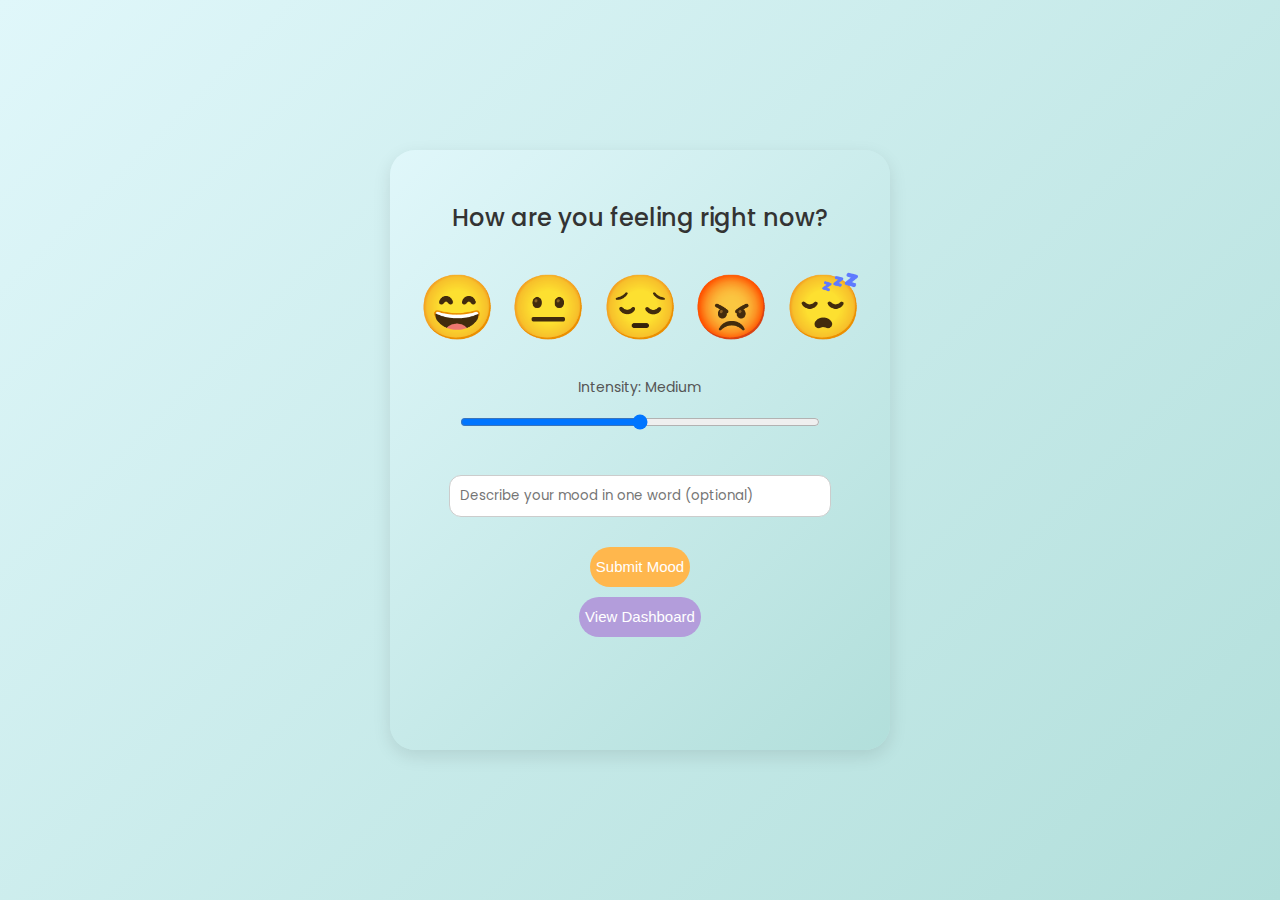
<file: index.html>
<!DOCTYPE html>
<html lang="en">
<head>
    <meta charset="UTF-8">
    <meta name="viewport" content="width=device-width, initial-scale=1.0">
    <title>Mood Timer</title>
    <link href="https://fonts.googleapis.com/css2?family=Poppins:wght@300;400;600&display=swap" rel="stylesheet">
    <link rel="stylesheet" href="style.css">
</head>
<body class="fade-in">
  <div class="container">
    <div class="card">
      <h2>How are you feeling right now?</h2>
      <div class="mood-emojis">
        <span class="mood-emoji" data-mood="happy" onclick="selectMood('happy')">😄</span>
        <span class="mood-emoji" data-mood="neutral" onclick="selectMood('neutral')">😐</span>
        <span class="mood-emoji" data-mood="sad" onclick="selectMood('sad')">😔</span>
        <span class="mood-emoji" data-mood="angry" onclick="selectMood('angry')">😡</span>
        <span class="mood-emoji" data-mood="tired" onclick="selectMood('tired')">😴</span>
      </div>

      <label for="intensity">Intensity: <span id="intensity-value">Medium</span></label>
      <input type="range" id="intensity" class="intensity-slider" min="1" max="5" value="3" oninput="updateIntensity()">

      <input type="text" id="mood-text" placeholder="Describe your mood in one word (optional)">
    <div class="button-group">
      <button class="primary-btn" onclick="submitMood()">Submit Mood</button>
      <button class="secondary-btn"><a href="dashboard.html" class="button-link">View Dashboard</a></button>
    </div>
      <div id="affirmation" class="affirmation">Got it. Remember — every emotion matters 💙</div>
    </div>
  </div>

  <script src="index.js"></script>
</body>

</html>
</file>
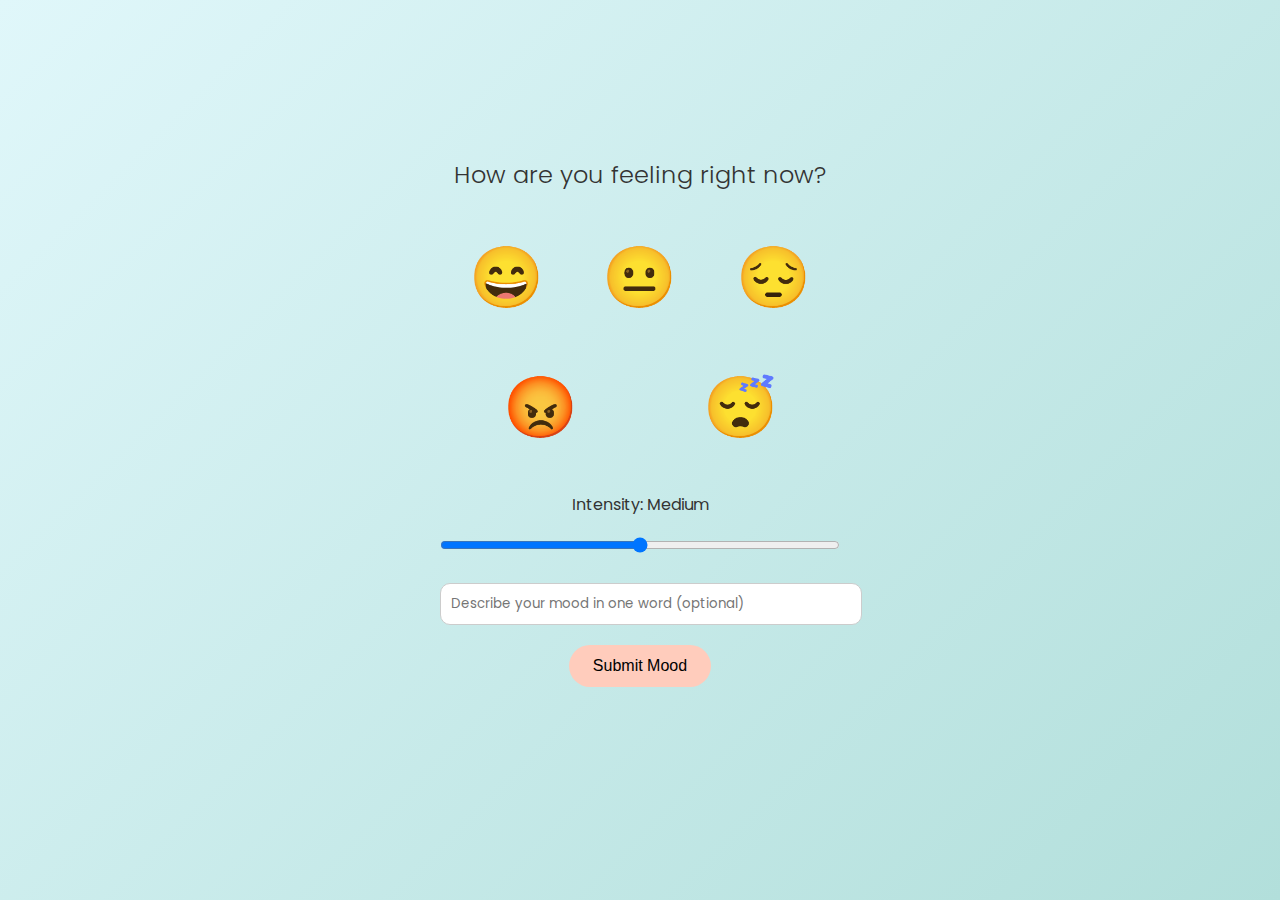
<file: time mood/index.html>
<!DOCTYPE html>
<html lang="en">
<head>
    <meta charset="UTF-8">
    <meta name="viewport" content="width=device-width, initial-scale=1.0">
    <title>Mood Picker - MoodBloom</title>
    <link href="https://fonts.googleapis.com/css2?family=Poppins:wght@300;400;600&display=swap" rel="stylesheet">
    <link rel="stylesheet" href="style.css">
</head>
<body class="fade-in">
    <div class="container">
        <h2>How are you feeling right now?</h2>
        <div class="mood-emojis">
            <span class="mood-emoji" data-mood="happy" onclick="selectMood('happy')">😄</span>
            <span class="mood-emoji" data-mood="neutral" onclick="selectMood('neutral')">😐</span>
            <span class="mood-emoji" data-mood="sad" onclick="selectMood('sad')">😔</span>
            <span class="mood-emoji" data-mood="angry" onclick="selectMood('angry')">😡</span>
            <span class="mood-emoji" data-mood="tired" onclick="selectMood('tired')">😴</span>
        </div>
        <label for="intensity">Intensity: <span id="intensity-value">Medium</span></label>
        <input type="range" id="intensity" class="intensity-slider" min="1" max="5" value="3" oninput="updateIntensity()">
        <input type="text" id="mood-text" placeholder="Describe your mood in one word (optional)">
        <button onclick="submitMood()">Submit Mood</button>
        <div id="affirmation" class="affirmation">Got it. Remember — every emotion matters 💙.</div>
    </div>

    <script src="index.js"></script>
</body>
</html>
</file>
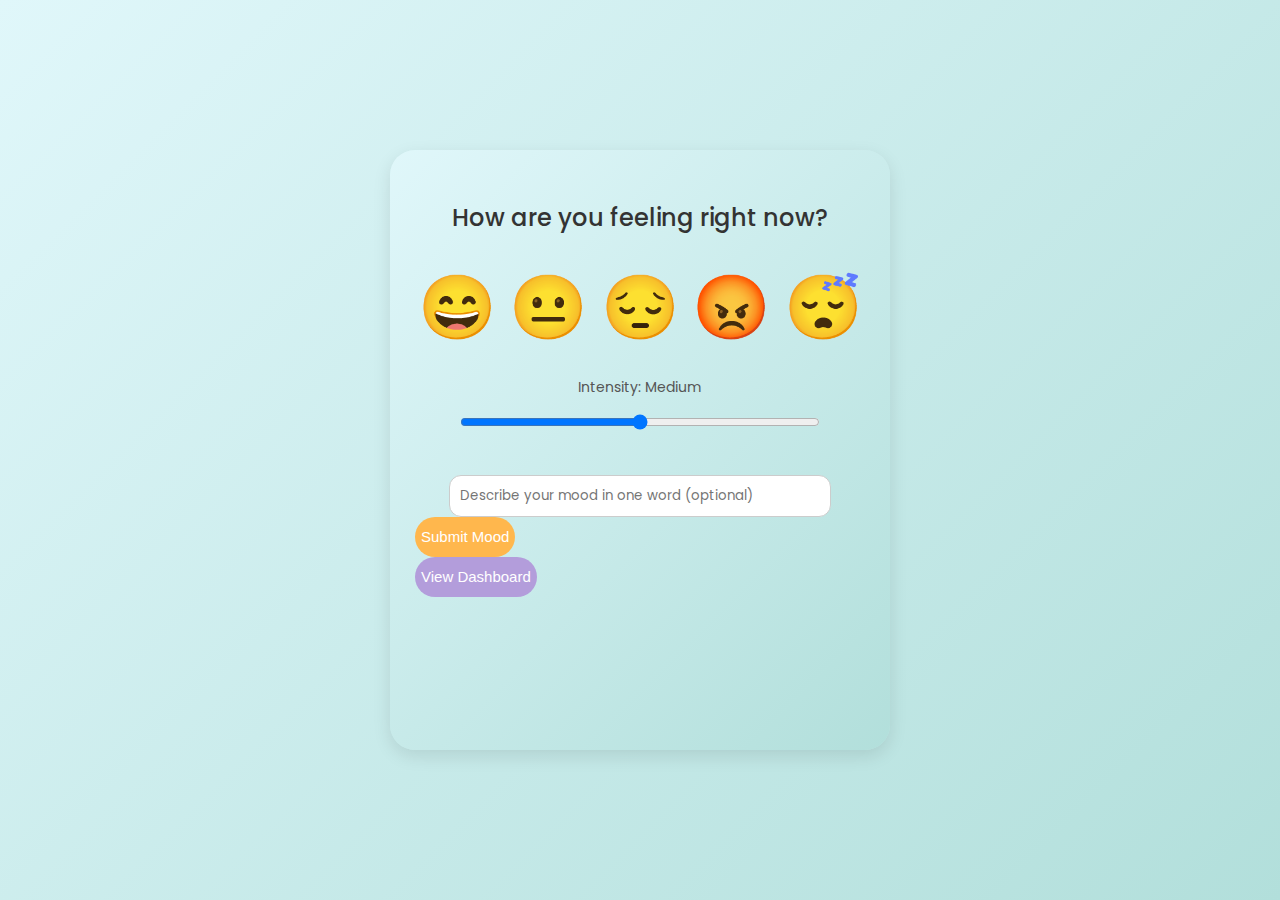
<file: main.html>
<!DOCTYPE html>
<html lang="en">
<head>
    <meta charset="UTF-8">
    <meta name="viewport" content="width=device-width, initial-scale=1.0">
    <title>Mood Timer</title>
    <link href="https://fonts.googleapis.com/css2?family=Poppins:wght@300;400;600&display=swap" rel="stylesheet">
    <link rel="stylesheet" href="style.css">
</head>
<body class="fade-in">
  <div class="container">
    <div class="card">
      <h2>How are you feeling right now?</h2>
      <div class="mood-emojis">
        <span class="mood-emoji" data-mood="happy" onclick="selectMood('happy')">😄</span>
        <span class="mood-emoji" data-mood="neutral" onclick="selectMood('neutral')">😐</span>
        <span class="mood-emoji" data-mood="sad" onclick="selectMood('sad')">😔</span>
        <span class="mood-emoji" data-mood="angry" onclick="selectMood('angry')">😡</span>
        <span class="mood-emoji" data-mood="tired" onclick="selectMood('tired')">😴</span>
      </div>

      <label for="intensity">Intensity: <span id="intensity-value">Medium</span></label>
      <input type="range" id="intensity" class="intensity-slider" min="1" max="5" value="3" oninput="updateIntensity()">

      <input type="text" id="mood-text" placeholder="Describe your mood in one word (optional)">

      <button class="primary-btn" onclick="submitMood()">Submit Mood</button>
      <button class="secondary-btn"><a href="dashboard.html" class="button-link">View Dashboard</a></button>

      <div id="affirmation" class="affirmation">Got it. Remember — every emotion matters 💙</div>
    </div>
  </div>

  <script src="index.js"></script>
</body>

</html>
</file>
<file: style.css>
/* 🌈 GENERAL STYLING */
body {
  font-family: 'Poppins', sans-serif;
  margin: 0;
  padding: 0;
  background: linear-gradient(135deg, #E0F7FA, #B2DFDB);
  color: #333;
  display: flex;
  justify-content: center;
  align-items: center;
  min-height: 100vh;
  transition: background 0.6s ease
}

.container {
  width: 90%;
  max-width: 500px;
  
}

.card {
  background: linear-gradient(135deg, #E0F7FA, #B2DFDB);
  border-radius: 25px;
  box-shadow: 0 6px 18px rgba(0,0,0,0.1);
  padding: 30px 25px;
  text-align: center;
  transition: transform 0.3s ease;
  min-height: 60vh;
}

h2 {
  font-weight: 500;
  margin-bottom: 25px;
}

/* 😄 Mood Emojis */
.mood-emojis {
  display: flex;
  justify-content: space-evenly;
  flex-wrap: wrap;
  gap: 10px;
  margin-bottom: 20px;;
}

.mood-emoji {
  font-size: 7vh;
  cursor: pointer;
  padding: px;
  border-radius: 50%;
  transition: transform 0.2s linear, box-shadow 0.2s ease;
}

.mood-emoji:hover {
  transform: scale(1.7);
}

.mood-emoji.selected {
  box-shadow: 0 0 15px rgba(0,0,0,0.2);
}

/* 🎚️ Intensity Slider */
label {
  font-size: 14px;
  color: #555;;
}

.intensity-slider {
  width: 80%;
  margin: 15px 0 25px;
  
}

/* ✏️ Input */
input[type="text"] {
  width: 80%;
  padding: 10px;
  border-radius: 12px;
  border: 1px solid #ccc;
  font-family: inherit;
  margin-top: 20px
}

/* 🔘 Buttons */
.button-group {
  display: flex;
  flex-direction: column;
  align-items: center;
  gap: 10px;
  margin-top: 30px;
}

button {
  border: none;
  border-radius: 25px;;
  font-size: 15px;
  font-weight: 500;
  cursor: pointer;
  transition: transform 0.2s ease, background 0.3s ease;
  display: flex;
  align-items: center;
  justify-content: center;
}

button:hover {
  transform: scale(1.05);
}

.primary-btn {
  background: #FFB74D;
  color: #fff;
  height: 40px;
  display: flex;
  align-items: center;
  justify-content: center;
  
}

.primary-btn:hover {
  background: #ff9800;
}

.secondary-btn {
  background: #B39DDB;
  color: white;
  height: 40px;
}

.secondary-btn a {
  text-decoration: none;
  color: white;
}
.secondary-btn:hover {
  background: #6a4fbf;
}

/* 💬 Affirmation */
.affirmation {
  font-style: italic;
  opacity: 0;
  margin-top: 15px;
  transition: opacity 0.6s ease;
}

.affirmation.show {
  opacity: 1;
}

/* 🌤️ Mood Backgrounds */
.mood-happy { background: #FFF59D;}
.mood-happy .card {background: linear-gradient(135deg, #fffdf0, #FFF59D);}
.mood-neutral {background: #E0E0E0;}
.mood-neutral .card {background: linear-gradient(135deg, #ffffff, #E0E0E0);  }
.mood-sad { background: #90CAF9; }
.mood-sad .card { background: linear-gradient(135deg, #BBDEFB, #90CAF9); }
.mood-angry { background: #f06462; }
.mood-angry .card{background: linear-gradient(135deg, #FFCDD2, #EF5350); }
.mood-tired { background: #B39DDB; }
.mood-tired .card {background: linear-gradient(135deg, #f7f5fc, #B39DDB); }


/* 📊 Bar Graph (Dashboard) */
.bar-graph {
  display: flex;
  align-items: flex-end;
  justify-content: center;
  gap: 10px;
  height: 200px;
  margin-top: 20px;
  border-bottom: 2px solid #ddd;
}

.bar {
  width: 30px;
  border-radius: 6px 6px 0 0;
  transition: transform 0.3s ease, opacity 0.3s ease;
}

.bar:hover {
  transform: scale(1.1);
  opacity: 0.8;
}
</file>
<file: time mood/style.css>
/* Global Styles */
        body {
            font-family: 'Poppins', sans-serif;
            margin: 0;
            padding: 0;
            background: linear-gradient(135deg, #E0F7FA, #B2DFDB); /* Light blue to mint */
            color: #333;
            transition: background 0.5s ease;
            overflow-x: hidden;
            display: flex;
            justify-content: center;
            align-items: center;
            min-height: 100vh;
        }
        .container {
            max-width: 400px;
            padding: 20px;
            text-align: center;
        }
        h2 {
            margin-bottom: 20px;
            font-weight: 300;
        }
        button {
            background: #FFCCBC; /* Peach */
            border: none;
            border-radius: 25px;
            padding: 12px 24px;
            font-size: 16px;
            cursor: pointer;
            transition: background 0.3s ease, transform 0.2s ease;
            margin: 10px;
        }
        button:hover {
            background: #E1BEE7; /* Lavender */
            transform: scale(1.05);
        }
        .fade-in {
            animation: fadeIn 0.5s ease-in;
        }
        @keyframes fadeIn {
            from { opacity: 0; transform: translateY(20px); }
            to { opacity: 1; transform: translateY(0); }
        }
        /* Mood-based background shifts */
        .mood-happy { background: linear-gradient(135deg, #FFF9C4, #FFF59D); } /* Yellow for happy */
        .mood-neutral { background: linear-gradient(135deg, #F5F5F5, #E0E0E0); } /* Neutral */
        .mood-sad { background: linear-gradient(135deg, #BBDEFB, #90CAF9); } /* Blue for sad */
        .mood-angry { background: linear-gradient(135deg, #FFCDD2, #EF5350); } /* Red for angry */
        .mood-tired { background: linear-gradient(135deg, #D1C4E9, #B39DDB); } /* Purple for tired */

        /* Mood Check-in Elements */
        .mood-emojis {
            display: flex;
            justify-content: space-around;
            margin: 20px 0;
            flex-wrap: wrap;
        }
        .mood-emoji {
            font-size: 60px;
            cursor: pointer;
            transition: transform 0.3s ease, filter 0.3s ease;
            margin: 10px;
            border-radius: 50%;
            padding: 10px;
        }
        .mood-emoji:hover {
            transform: scale(1.3);
            filter: brightness(1.2);
        }
        .mood-emoji.selected {
            box-shadow: 0 0 15px rgba(0,0,0,0.3);
        }
        .intensity-slider {
            width: 100%;
            margin: 20px 0;
        }
        .affirmation {
            font-style: italic;
            margin: 20px 0;
            opacity: 0;
            transition: opacity 0.5s ease;
        }
        .affirmation.show {
            opacity: 1;
        }
        input[type="text"] {
            width: 100%;
            padding: 10px;
            border-radius: 10px;
            border: 1px solid #ccc;
            margin: 10px 0;
            font-family: inherit;
        }
</file>
